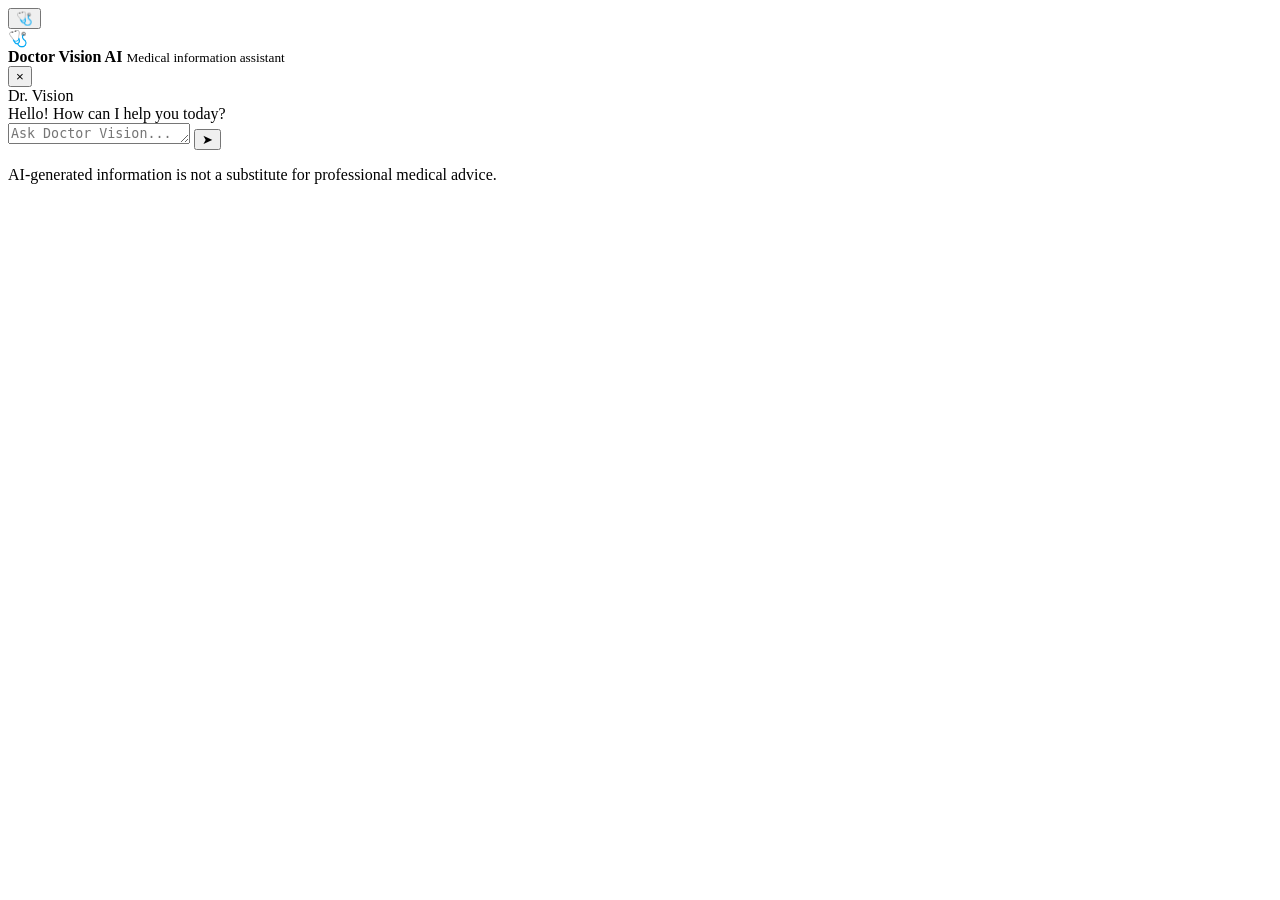
<file: templates/chatbot.html>
<!-- Doctor Vision Chatbot
     Include this once near the end of <body> in each page.
     Set data-suggestions on #doctorVisionChatbot if you want page-specific prompts.
-->
<div id="doctorVisionChatbot" class="dv-chatbot">
    <button id="dvChatbotLauncher" class="dv-chatbot-launcher" type="button"
            aria-label="Open Doctor Vision AI">
        <span class="dv-launcher-icon">🩺</span>
    </button>

    <section id="dvChatbotWindow" class="dv-chatbot-window" aria-label="Doctor Vision AI">
        <header class="dv-chatbot-header">
            <div class="dv-chatbot-title">
                <div class="dv-chatbot-avatar">🩺</div>
                <div>
                    <strong>Doctor Vision AI</strong>
                    <small>Medical information assistant</small>
                </div>
            </div>
            <button id="dvChatbotClose" class="dv-chatbot-close" type="button"
                    aria-label="Close chatbot">&times;</button>
        </header>

        <div id="dvChatMessages" class="dv-chat-messages">
            <div class="dv-chat-message dv-ai-message">
                <div class="dv-message-label">Dr. Vision</div>
                <div class="dv-message-content">
                    Hello! How can I help you today?
                </div>
            </div>
        </div>

        <div id="dvChatSuggestions" class="dv-chat-suggestions"></div>

        <form id="dvChatForm" class="dv-chat-input-area">
            <textarea id="dvChatInput"
                      rows="1"
                      placeholder="Ask Doctor Vision..."
                      aria-label="Chat message"></textarea>
            <button type="submit" id="dvSendButton" aria-label="Send message">
                <span>➤</span>
            </button>
        </form>

        <div class="dv-chat-disclaimer">
            AI-generated information is not a substitute for professional medical advice.
        </div>
    </section>
</div>
</file>
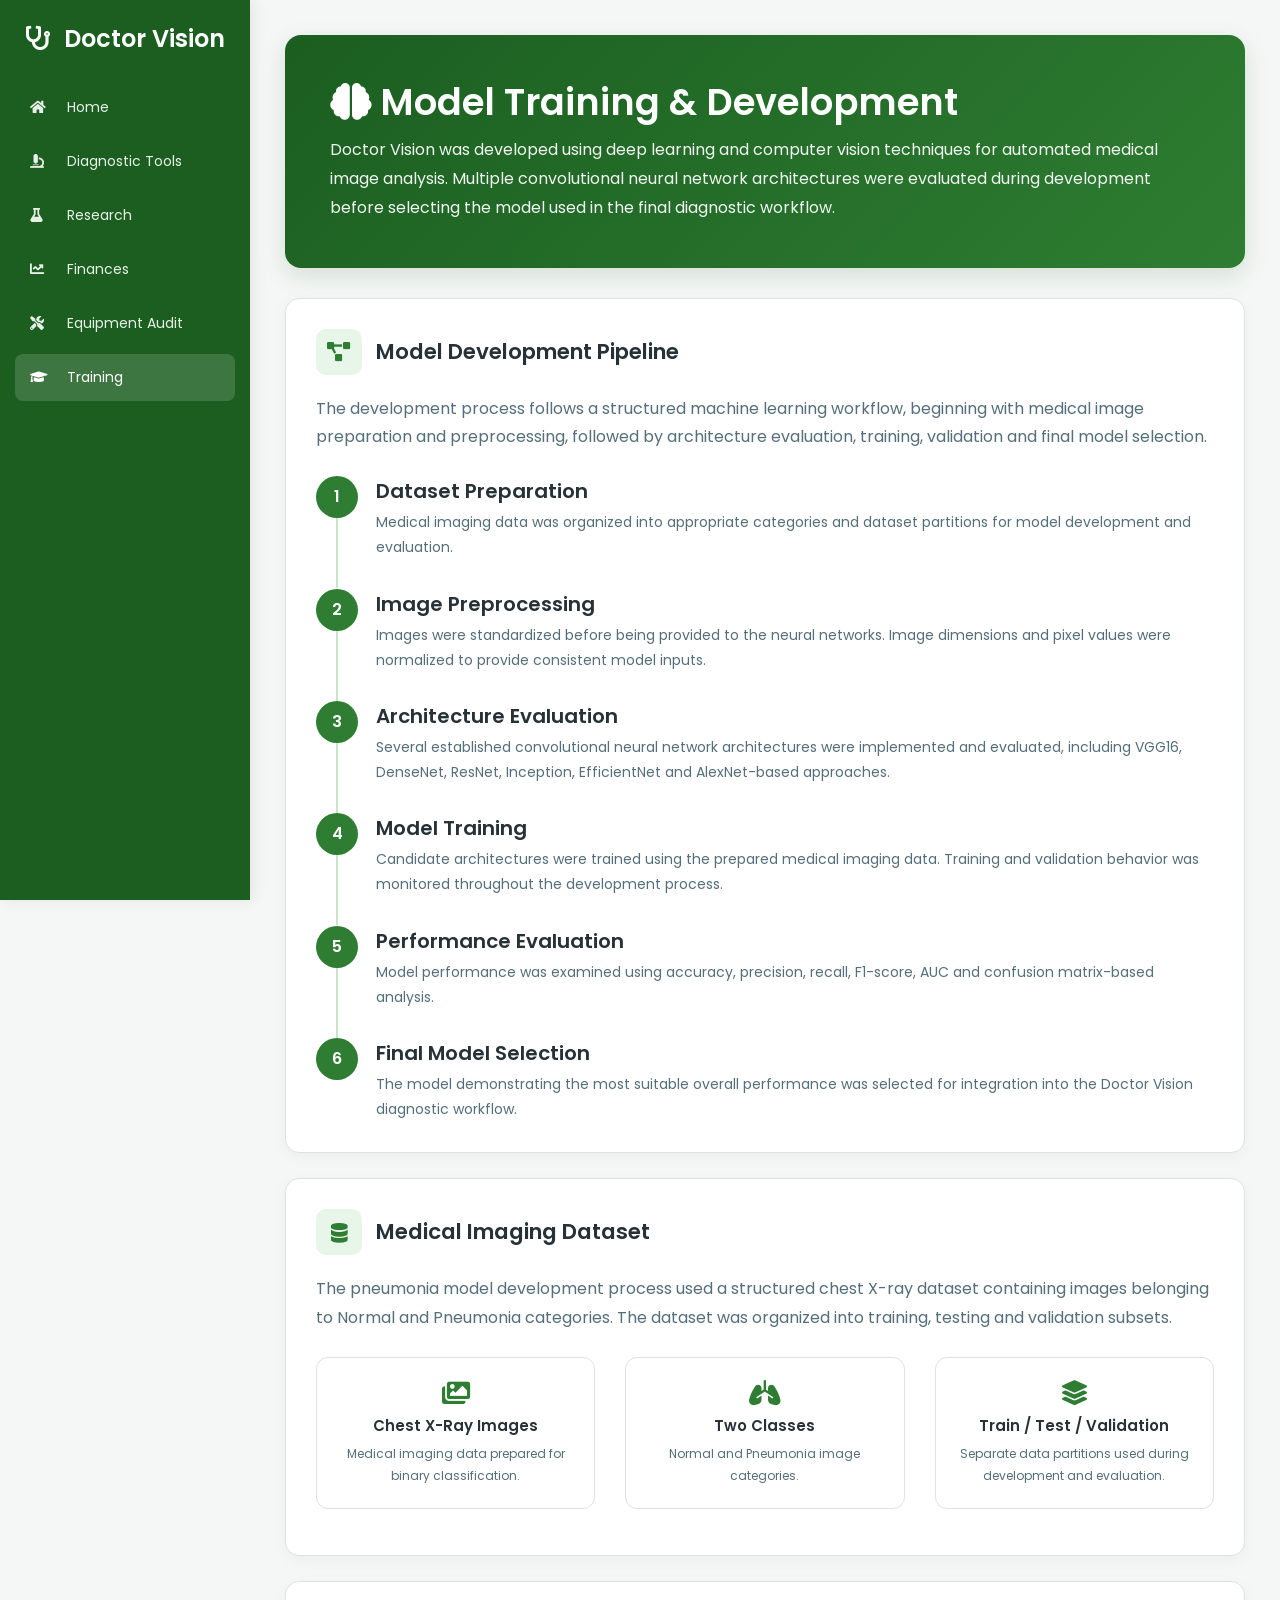
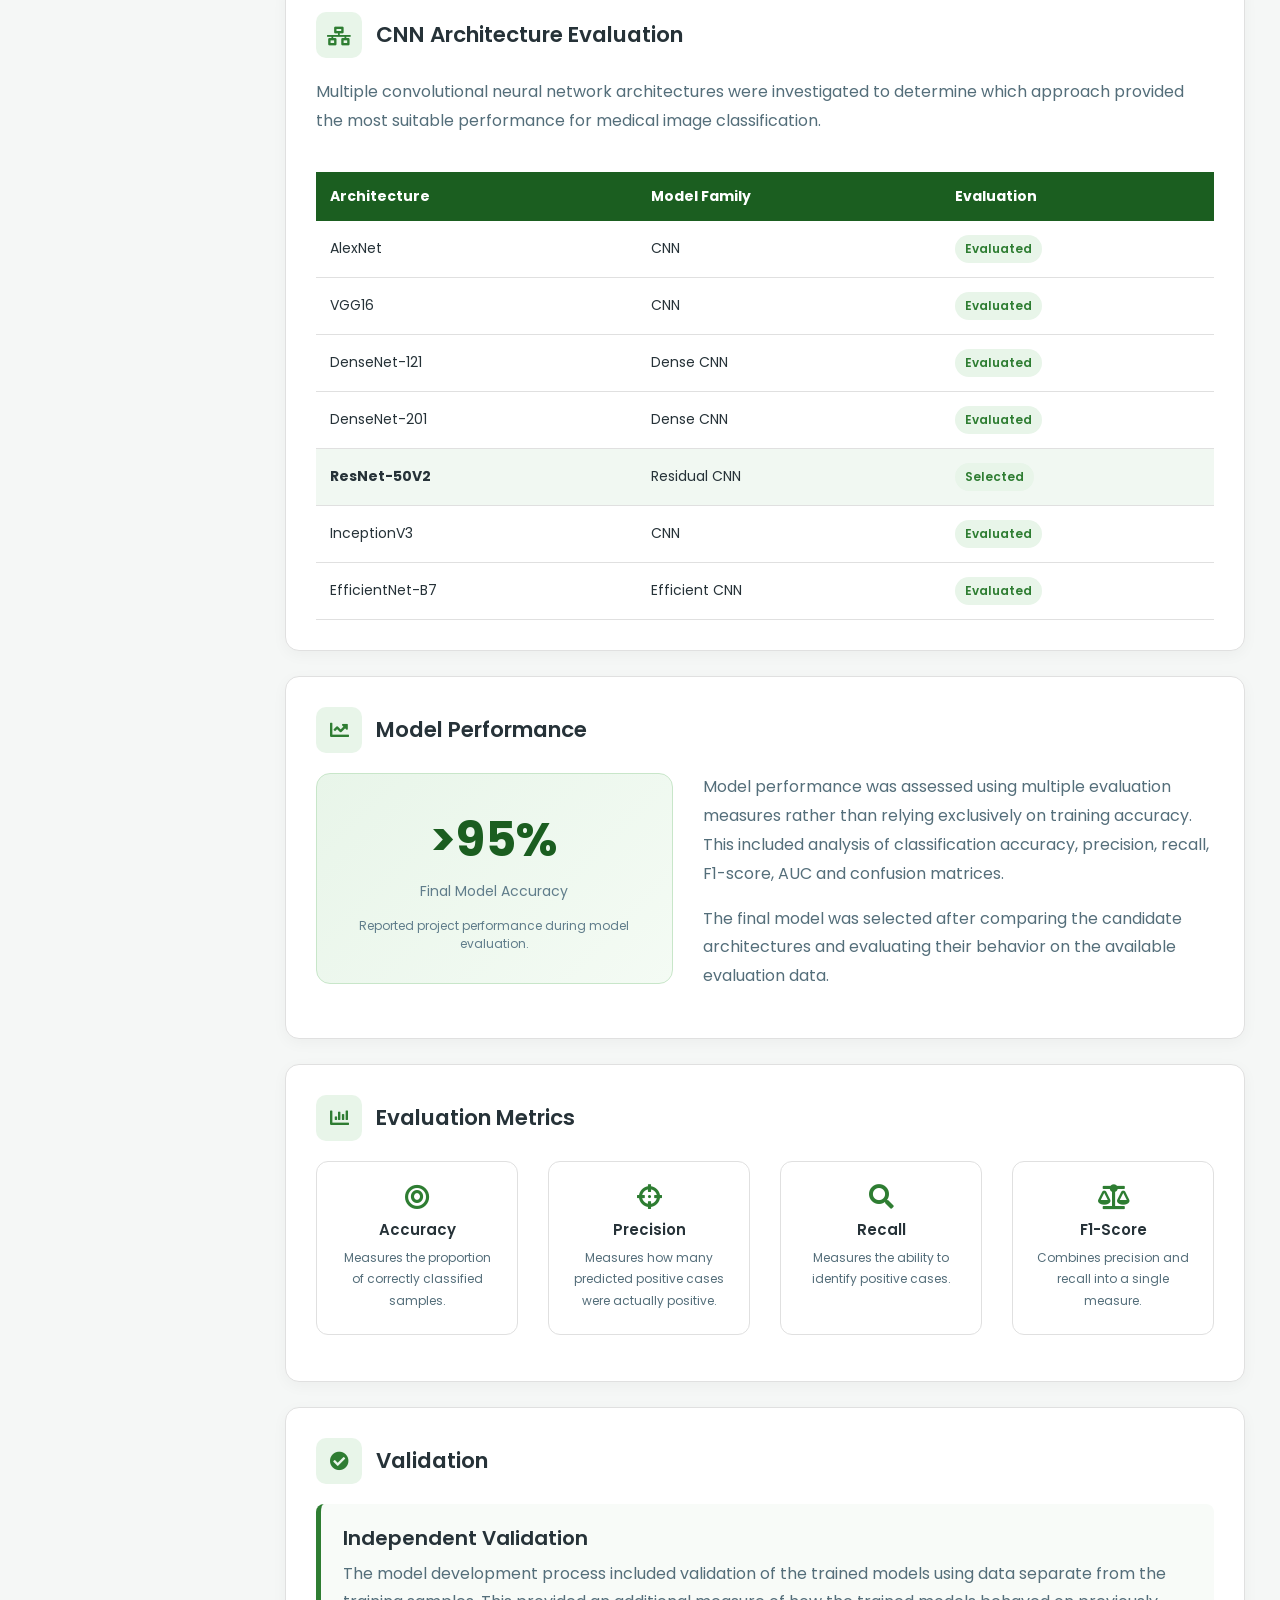
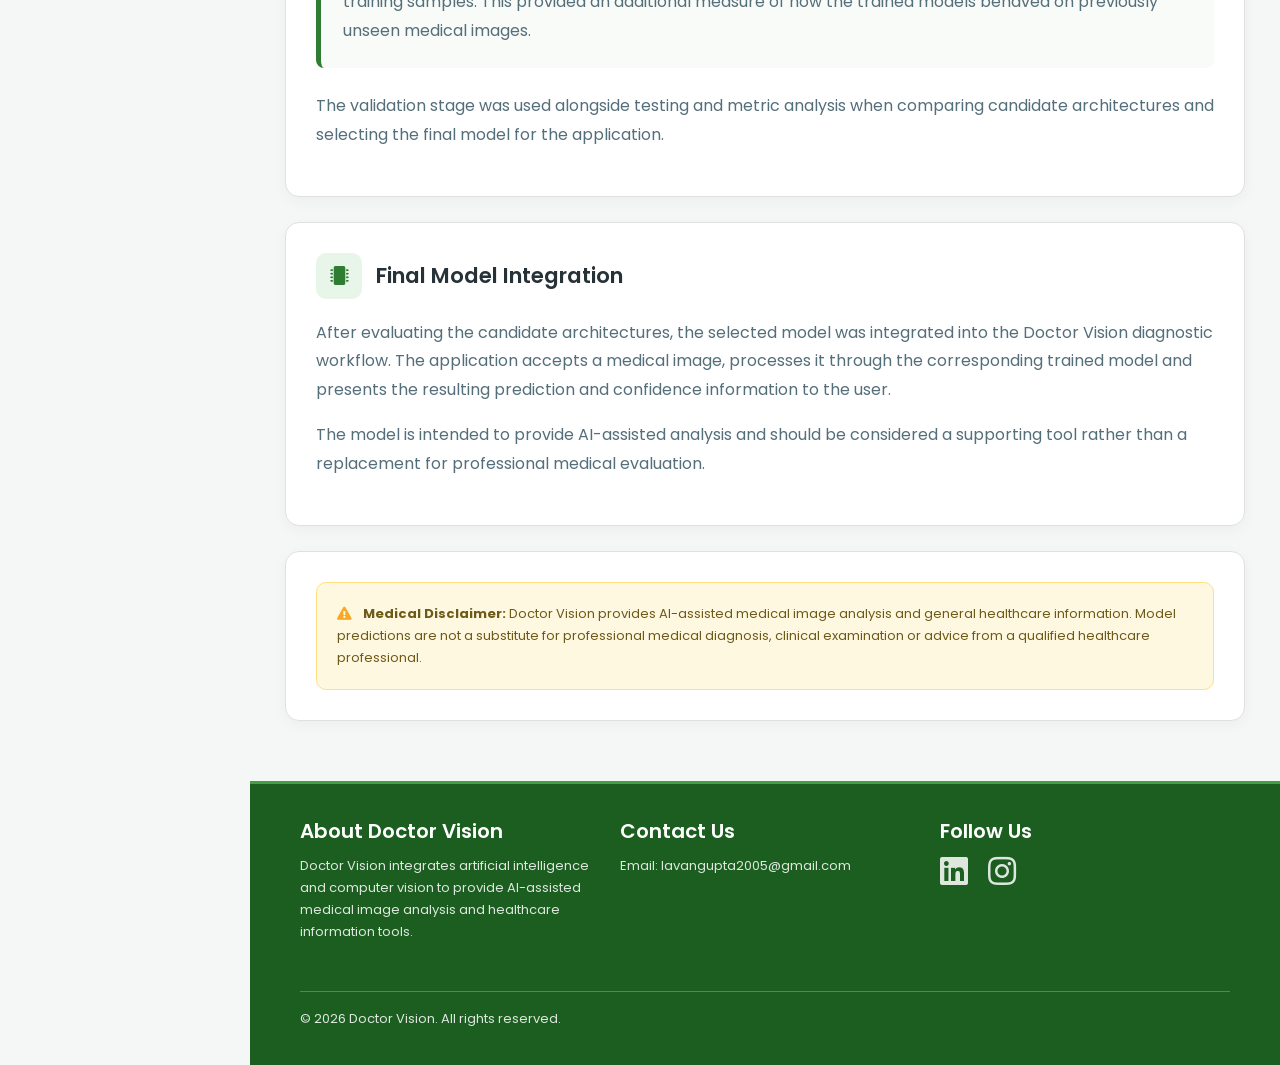
<file: templates/training.html>
<!DOCTYPE html>
<html lang="en">
<head>
    <meta charset="UTF-8">
    <meta name="viewport" content="width=device-width, initial-scale=1.0">

    <title>Training & Model Development - Doctor Vision</title>

    <link
        href="https://cdn.jsdelivr.net/npm/bootstrap@4.5.2/dist/css/bootstrap.min.css"
        rel="stylesheet"
    >

    <link
        href="https://cdnjs.cloudflare.com/ajax/libs/font-awesome/5.15.4/css/all.min.css"
        rel="stylesheet"
    >

    <link
        href="https://fonts.googleapis.com/css2?family=Poppins:wght@300;400;500;600;700&display=swap"
        rel="stylesheet"
    >

    <style>
        :root {
            --primary-green: #1b5e20;
            --secondary-green: #2e7d32;
            --accent-green: #43a047;
            --light-green: #e8f5e9;
            --dark-text: #263238;
            --light-text: #607d8b;
            --border: #e0e0e0;
            --background: #f5f7f6;
        }

        * {
            box-sizing: border-box;
        }

        body {
            margin: 0;
            font-family: 'Poppins', sans-serif;
            background: var(--background);
            color: var(--dark-text);
        }

        /* =========================
           SIDEBAR
        ========================== */

        .sidebar {
            position: fixed;
            top: 0;
            left: 0;
            width: 250px;
            height: 100vh;
            background: var(--primary-green);
            color: white;
            padding: 25px 15px;
            z-index: 1000;
            box-shadow: 3px 0 15px rgba(0, 0, 0, 0.08);
        }

        .sidebar h4 {
            text-align: center;
            margin-bottom: 30px;
            font-weight: 600;
        }

        .sidebar a {
            display: block;
            color: rgba(255, 255, 255, 0.9);
            text-decoration: none;
            padding: 13px 15px;
            margin-bottom: 7px;
            border-radius: 8px;
            transition: 0.25s ease;
            font-size: 14px;
        }

        .sidebar a:hover,
        .sidebar a.active {
            background: rgba(255, 255, 255, 0.15);
            color: white;
        }

        .sidebar i {
            width: 25px;
            margin-right: 8px;
        }

        /* =========================
           MAIN
        ========================== */

        .main-content {
            margin-left: 250px;
            padding: 35px;
            min-height: 100vh;
        }

        .hero {
            background: linear-gradient(
                135deg,
                var(--primary-green),
                var(--secondary-green)
            );
            color: white;
            border-radius: 16px;
            padding: 45px;
            margin-bottom: 30px;
            box-shadow: 0 8px 25px rgba(27, 94, 32, 0.15);
        }

        .hero h1 {
            font-size: 2.3rem;
            font-weight: 600;
            margin-bottom: 12px;
        }

        .hero p {
            margin: 0;
            max-width: 900px;
            line-height: 1.8;
            opacity: 0.94;
        }

        .card-section {
            background: white;
            border: 1px solid var(--border);
            border-radius: 14px;
            padding: 30px;
            margin-bottom: 25px;
            box-shadow: 0 4px 15px rgba(0, 0, 0, 0.04);
        }

        .section-heading {
            display: flex;
            align-items: center;
            margin-bottom: 20px;
        }

        .section-icon {
            width: 46px;
            height: 46px;
            border-radius: 10px;
            background: var(--light-green);
            color: var(--secondary-green);
            display: flex;
            align-items: center;
            justify-content: center;
            margin-right: 14px;
            font-size: 19px;
        }

        .section-heading h2 {
            margin: 0;
            font-size: 1.35rem;
            font-weight: 600;
        }

        .card-section p {
            color: #546e7a;
            line-height: 1.8;
        }

        /* =========================
           PROCESS
        ========================== */

        .process {
            position: relative;
        }

        .process-step {
            display: flex;
            position: relative;
            padding-bottom: 28px;
        }

        .process-step:last-child {
            padding-bottom: 0;
        }

        .step-number {
            width: 42px;
            min-width: 42px;
            height: 42px;
            border-radius: 50%;
            background: var(--secondary-green);
            color: white;
            display: flex;
            align-items: center;
            justify-content: center;
            font-weight: 600;
            margin-right: 18px;
            position: relative;
            z-index: 2;
        }

        .process-step:not(:last-child) .step-number::after {
            content: "";
            position: absolute;
            top: 42px;
            left: 20px;
            width: 2px;
            height: calc(100% + 28px);
            background: #c8e6c9;
            z-index: -1;
        }

        .step-content h5 {
            margin: 3px 0 7px;
            font-weight: 600;
        }

        .step-content p {
            margin: 0;
            font-size: 14px;
        }

        /* =========================
           MODEL TABLE
        ========================== */

        .model-table {
            width: 100%;
            border-collapse: collapse;
            margin-top: 20px;
        }

        .model-table th {
            background: var(--primary-green);
            color: white;
            padding: 14px;
            text-align: left;
            font-size: 14px;
        }

        .model-table td {
            padding: 14px;
            border-bottom: 1px solid var(--border);
            font-size: 14px;
        }

        .model-table tr:hover td {
            background: #f8fbf8;
        }

        .status {
            display: inline-block;
            padding: 5px 10px;
            border-radius: 20px;
            background: var(--light-green);
            color: var(--secondary-green);
            font-size: 12px;
            font-weight: 600;
        }

        .selected-model {
            background: #f1f8f2 !important;
        }

        /* =========================
           ACCURACY
        ========================== */

        .accuracy-box {
            background: linear-gradient(
                135deg,
                #e8f5e9,
                #f4fbf4
            );
            border: 1px solid #c8e6c9;
            border-radius: 14px;
            padding: 30px;
            text-align: center;
        }

        .accuracy-value {
            font-size: 3rem;
            font-weight: 700;
            color: var(--primary-green);
            margin-bottom: 5px;
        }

        .accuracy-label {
            font-size: 14px;
            color: var(--light-text);
        }

        .accuracy-note {
            margin-top: 15px;
            font-size: 12px;
            color: #607d8b;
        }

        /* =========================
           METRICS
        ========================== */

        .metric-card {
            border: 1px solid var(--border);
            border-radius: 12px;
            padding: 22px;
            text-align: center;
            height: 100%;
        }

        .metric-card i {
            color: var(--secondary-green);
            font-size: 25px;
            margin-bottom: 12px;
        }

        .metric-card h5 {
            font-size: 15px;
            font-weight: 600;
        }

        .metric-card p {
            font-size: 12px;
            margin: 0;
        }

        /* =========================
           VALIDATION
        ========================== */

        .validation-box {
            background: #f8fbf8;
            border-left: 5px solid var(--secondary-green);
            padding: 22px;
            border-radius: 8px;
        }

        .validation-box h5 {
            font-weight: 600;
            margin-bottom: 10px;
        }

        .validation-box p {
            margin: 0;
        }

        /* =========================
           DISCLAIMER
        ========================== */

        .disclaimer {
            background: #fff8e1;
            border: 1px solid #ffe082;
            border-radius: 10px;
            padding: 20px;
        }

        .disclaimer i {
            color: #f9a825;
            margin-right: 8px;
        }

        .disclaimer p {
            margin: 0;
            font-size: 13px;
            color: #6d5a19;
            line-height: 1.7;
        }

        /* =========================
           FOOTER
        ========================== */

        footer {
    margin-left: 250px;
    background: #1b5e20;
    color: white;
    padding: 35px;
    border-top: 3px solid #43a047;
}

footer h5 {
    color: white;
    font-weight: 600;
    margin-bottom: 12px;
}

footer p {
    color: rgba(255, 255, 255, 0.85);
    font-size: 13px;
    line-height: 1.7;
}

footer a {
    color: rgba(255, 255, 255, 0.85);
    text-decoration: none;
}

footer a:hover {
    color: white;
    text-decoration: none;
}

        /* =========================
           MOBILE
        ========================== */

        .mobile-toggle {
            display: none;
            position: fixed;
            top: 15px;
            left: 15px;
            z-index: 1100;
            border: none;
            background: var(--primary-green);
            color: white;
            padding: 10px 13px;
            border-radius: 7px;
            box-shadow: 0 3px 10px rgba(0,0,0,0.2);
        }

        @media (max-width: 768px) {

            .sidebar {
                transform: translateX(-100%);
                transition: transform 0.3s ease;
            }

            .sidebar.show {
                transform: translateX(0);
            }

            .mobile-toggle {
                display: block;
            }

            .main-content {
                margin-left: 0;
                padding: 20px;
                padding-top: 70px;
            }

            footer {
                margin-left: 0;
            }

            .hero {
                padding: 30px 22px;
            }

            .hero h1 {
                font-size: 1.8rem;
            }

            .model-table {
                font-size: 12px;
            }

            .model-table th,
            .model-table td {
                padding: 10px;
            }
        }
    </style>
</head>

<body>

<!-- =========================
     MOBILE MENU
========================== -->

<button class="mobile-toggle" onclick="toggleSidebar()">
    <i class="fas fa-bars"></i>
</button>


<!-- =========================
     SIDEBAR
========================== -->

<nav class="sidebar" id="sidebar">

    <h4>
        <i class="fas fa-stethoscope"></i>
        Doctor Vision
    </h4>

    <a href="/">
        <i class="fas fa-home"></i>
        Home
    </a>

    <a href="/diagnostics">
        <i class="fas fa-microscope"></i>
        Diagnostic Tools
    </a>

    <a href="/research">
        <i class="fas fa-flask"></i>
        Research
    </a>

    <a href="/Finances">
        <i class="fas fa-chart-line"></i>
        Finances
    </a>

    <a href="/audit">
        <i class="fas fa-tools"></i>
        Equipment Audit
    </a>

    <a href="/training" class="active">
        <i class="fas fa-graduation-cap"></i>
        Training
    </a>

</nav>


<!-- =========================
     MAIN CONTENT
========================== -->

<main class="main-content">

    <!-- HERO -->

    <section class="hero">

        <h1>
            <i class="fas fa-brain"></i>
            Model Training & Development
        </h1>

        <p>
            Doctor Vision was developed using deep learning and computer
            vision techniques for automated medical image analysis.
            Multiple convolutional neural network architectures were
            evaluated during development before selecting the model used
            in the final diagnostic workflow.
        </p>

    </section>


    <!-- TRAINING PIPELINE -->

    <section class="card-section">

        <div class="section-heading">

            <div class="section-icon">
                <i class="fas fa-project-diagram"></i>
            </div>

            <h2>
                Model Development Pipeline
            </h2>

        </div>

        <p>
            The development process follows a structured machine learning
            workflow, beginning with medical image preparation and
            preprocessing, followed by architecture evaluation, training,
            validation and final model selection.
        </p>


        <div class="process mt-4">

            <div class="process-step">

                <div class="step-number">
                    1
                </div>

                <div class="step-content">

                    <h5>
                        Dataset Preparation
                    </h5>

                    <p>
                        Medical imaging data was organized into appropriate
                        categories and dataset partitions for model
                        development and evaluation.
                    </p>

                </div>

            </div>


            <div class="process-step">

                <div class="step-number">
                    2
                </div>

                <div class="step-content">

                    <h5>
                        Image Preprocessing
                    </h5>

                    <p>
                        Images were standardized before being provided to
                        the neural networks. Image dimensions and pixel
                        values were normalized to provide consistent model
                        inputs.
                    </p>

                </div>

            </div>


            <div class="process-step">

                <div class="step-number">
                    3
                </div>

                <div class="step-content">

                    <h5>
                        Architecture Evaluation
                    </h5>

                    <p>
                        Several established convolutional neural network
                        architectures were implemented and evaluated,
                        including VGG16, DenseNet, ResNet, Inception,
                        EfficientNet and AlexNet-based approaches.
                    </p>

                </div>

            </div>


            <div class="process-step">

                <div class="step-number">
                    4
                </div>

                <div class="step-content">

                    <h5>
                        Model Training
                    </h5>

                    <p>
                        Candidate architectures were trained using the
                        prepared medical imaging data. Training and
                        validation behavior was monitored throughout the
                        development process.
                    </p>

                </div>

            </div>


            <div class="process-step">

                <div class="step-number">
                    5
                </div>

                <div class="step-content">

                    <h5>
                        Performance Evaluation
                    </h5>

                    <p>
                        Model performance was examined using accuracy,
                        precision, recall, F1-score, AUC and confusion
                        matrix-based analysis.
                    </p>

                </div>

            </div>


            <div class="process-step">

                <div class="step-number">
                    6
                </div>

                <div class="step-content">

                    <h5>
                        Final Model Selection
                    </h5>

                    <p>
                        The model demonstrating the most suitable overall
                        performance was selected for integration into the
                        Doctor Vision diagnostic workflow.
                    </p>

                </div>

            </div>

        </div>

    </section>


    <!-- DATASET -->

    <section class="card-section">

        <div class="section-heading">

            <div class="section-icon">
                <i class="fas fa-database"></i>
            </div>

            <h2>
                Medical Imaging Dataset
            </h2>

        </div>

        <p>
            The pneumonia model development process used a structured
            chest X-ray dataset containing images belonging to Normal and
            Pneumonia categories. The dataset was organized into training,
            testing and validation subsets.
        </p>

        <div class="row mt-4">

            <div class="col-md-4 mb-3">

                <div class="metric-card">

                    <i class="fas fa-images"></i>

                    <h5>
                        Chest X-Ray Images
                    </h5>

                    <p>
                        Medical imaging data prepared for binary
                        classification.
                    </p>

                </div>

            </div>


            <div class="col-md-4 mb-3">

                <div class="metric-card">

                    <i class="fas fa-lungs"></i>

                    <h5>
                        Two Classes
                    </h5>

                    <p>
                        Normal and Pneumonia image categories.
                    </p>

                </div>

            </div>


            <div class="col-md-4 mb-3">

                <div class="metric-card">

                    <i class="fas fa-layer-group"></i>

                    <h5>
                        Train / Test / Validation
                    </h5>

                    <p>
                        Separate data partitions used during development
                        and evaluation.
                    </p>

                </div>

            </div>

        </div>

    </section>


    <!-- ARCHITECTURES -->

    <section class="card-section">

        <div class="section-heading">

            <div class="section-icon">
                <i class="fas fa-network-wired"></i>
            </div>

            <h2>
                CNN Architecture Evaluation
            </h2>

        </div>

        <p>
            Multiple convolutional neural network architectures were
            investigated to determine which approach provided the most
            suitable performance for medical image classification.
        </p>


        <div class="table-responsive">

            <table class="model-table">

                <thead>

                    <tr>
                        <th>
                            Architecture
                        </th>

                        <th>
                            Model Family
                        </th>

                        <th>
                            Evaluation
                        </th>
                    </tr>

                </thead>

                <tbody>

                    <tr>
                        <td>
                            AlexNet
                        </td>

                        <td>
                            CNN
                        </td>

                        <td>
                            <span class="status">
                                Evaluated
                            </span>
                        </td>
                    </tr>


                    <tr>
                        <td>
                            VGG16
                        </td>

                        <td>
                            CNN
                        </td>

                        <td>
                            <span class="status">
                                Evaluated
                            </span>
                        </td>
                    </tr>


                    <tr>
                        <td>
                            DenseNet-121
                        </td>

                        <td>
                            Dense CNN
                        </td>

                        <td>
                            <span class="status">
                                Evaluated
                            </span>
                        </td>
                    </tr>


                    <tr>
                        <td>
                            DenseNet-201
                        </td>

                        <td>
                            Dense CNN
                        </td>

                        <td>
                            <span class="status">
                                Evaluated
                            </span>
                        </td>
                    </tr>


                    <tr class="selected-model">

                        <td>
                            <strong>
                                ResNet-50V2
                            </strong>
                        </td>

                        <td>
                            Residual CNN
                        </td>

                        <td>
                            <span class="status">
                                Selected
                            </span>
                        </td>

                    </tr>


                    <tr>
                        <td>
                            InceptionV3
                        </td>

                        <td>
                            CNN
                        </td>

                        <td>
                            <span class="status">
                                Evaluated
                            </span>
                        </td>
                    </tr>


                    <tr>
                        <td>
                            EfficientNet-B7
                        </td>

                        <td>
                            Efficient CNN
                        </td>

                        <td>
                            <span class="status">
                                Evaluated
                            </span>
                        </td>
                    </tr>

                </tbody>

            </table>

        </div>

    </section>


    <!-- PERFORMANCE -->

    <section class="card-section">

        <div class="section-heading">

            <div class="section-icon">
                <i class="fas fa-chart-line"></i>
            </div>

            <h2>
                Model Performance
            </h2>

        </div>


        <div class="row align-items-center">

            <div class="col-md-5 mb-4">

                <div class="accuracy-box">

                    <div class="accuracy-value">
                        &gt;95%
                    </div>

                    <div class="accuracy-label">
                        Final Model Accuracy
                    </div>

                    <div class="accuracy-note">
                        Reported project performance during model
                        evaluation.
                    </div>

                </div>

            </div>


            <div class="col-md-7">

                <p>
                    Model performance was assessed using multiple
                    evaluation measures rather than relying exclusively
                    on training accuracy. This included analysis of
                    classification accuracy, precision, recall, F1-score,
                    AUC and confusion matrices.
                </p>

                <p>
                    The final model was selected after comparing the
                    candidate architectures and evaluating their behavior
                    on the available evaluation data.
                </p>

            </div>

        </div>

    </section>


    <!-- EVALUATION METRICS -->

    <section class="card-section">

        <div class="section-heading">

            <div class="section-icon">
                <i class="fas fa-chart-bar"></i>
            </div>

            <h2>
                Evaluation Metrics
            </h2>

        </div>


        <div class="row">

            <div class="col-md-3 mb-3">

                <div class="metric-card">

                    <i class="fas fa-bullseye"></i>

                    <h5>
                        Accuracy
                    </h5>

                    <p>
                        Measures the proportion of correctly classified
                        samples.
                    </p>

                </div>

            </div>


            <div class="col-md-3 mb-3">

                <div class="metric-card">

                    <i class="fas fa-crosshairs"></i>

                    <h5>
                        Precision
                    </h5>

                    <p>
                        Measures how many predicted positive cases were
                        actually positive.
                    </p>

                </div>

            </div>


            <div class="col-md-3 mb-3">

                <div class="metric-card">

                    <i class="fas fa-search"></i>

                    <h5>
                        Recall
                    </h5>

                    <p>
                        Measures the ability to identify positive cases.
                    </p>

                </div>

            </div>


            <div class="col-md-3 mb-3">

                <div class="metric-card">

                    <i class="fas fa-balance-scale"></i>

                    <h5>
                        F1-Score
                    </h5>

                    <p>
                        Combines precision and recall into a single
                        measure.
                    </p>

                </div>

            </div>

        </div>

    </section>


    <!-- VALIDATION -->

    <section class="card-section">

        <div class="section-heading">

            <div class="section-icon">
                <i class="fas fa-check-circle"></i>
            </div>

            <h2>
                Validation
            </h2>

        </div>

        <div class="validation-box">

            <h5>
                Independent Validation
            </h5>

            <p>
                The model development process included validation of the
                trained models using data separate from the training
                samples. This provided an additional measure of how the
                trained models behaved on previously unseen medical
                images.
            </p>

        </div>

        <p class="mt-4">
            The validation stage was used alongside testing and metric
            analysis when comparing candidate architectures and selecting
            the final model for the application.
        </p>

    </section>


    <!-- FINAL MODEL -->

    <section class="card-section">

        <div class="section-heading">

            <div class="section-icon">
                <i class="fas fa-microchip"></i>
            </div>

            <h2>
                Final Model Integration
            </h2>

        </div>

        <p>
            After evaluating the candidate architectures, the selected
            model was integrated into the Doctor Vision diagnostic
            workflow. The application accepts a medical image, processes
            it through the corresponding trained model and presents the
            resulting prediction and confidence information to the user.
        </p>

        <p>
            The model is intended to provide AI-assisted analysis and
            should be considered a supporting tool rather than a
            replacement for professional medical evaluation.
        </p>

    </section>


    <!-- DISCLAIMER -->

    <section class="card-section">

        <div class="disclaimer">

            <p>
                <i class="fas fa-exclamation-triangle"></i>

                <strong>Medical Disclaimer:</strong>
                Doctor Vision provides AI-assisted medical image analysis
                and general healthcare information. Model predictions are
                not a substitute for professional medical diagnosis,
                clinical examination or advice from a qualified healthcare
                professional.
            </p>

        </div>

    </section>

</main>


<!-- =========================
     FOOTER
========================== -->

<footer>

    <div class="container-fluid">

        <div class="row">

            <div class="col-md-4 mb-3">

                <h5>
                    About Doctor Vision
                </h5>

                <p>
                    Doctor Vision integrates artificial intelligence and
                    computer vision to provide AI-assisted medical image
                    analysis and healthcare information tools.
                </p>

            </div>


            <div class="col-md-4 mb-3">

                <h5>
                    Contact Us
                </h5>

                <p>
                    Email:
                    <a href="mailto:lavangupta2005@gmail.com">
                        lavangupta2005@gmail.com
                    </a>
                </p>

            </div>


            <div class="col-md-4 mb-3">

                <h5>
                    Follow Us
                </h5>

                <a
                    href="https://www.linkedin.com/in/lavan-gupta-bb6850259"
                    target="_blank"
                >
                    <i class="fab fa-linkedin fa-2x mr-3"></i>
                </a>

                <a
                    href="https://www.instagram.com/lavangupta63"
                    target="_blank"
                >
                    <i class="fab fa-instagram fa-2x"></i>
                </a>

            </div>

        </div>

        <hr style="border-color: rgba(255,255,255,0.25);">

        <p class="mb-0">
            &copy; 2026 Doctor Vision. All rights reserved.
        </p>

    </div>

</footer>


<script>

    function toggleSidebar() {

        const sidebar = document.getElementById("sidebar");

        if (sidebar) {
            sidebar.classList.toggle("show");
        }

    }

</script>

</body>
</html>
</file>
